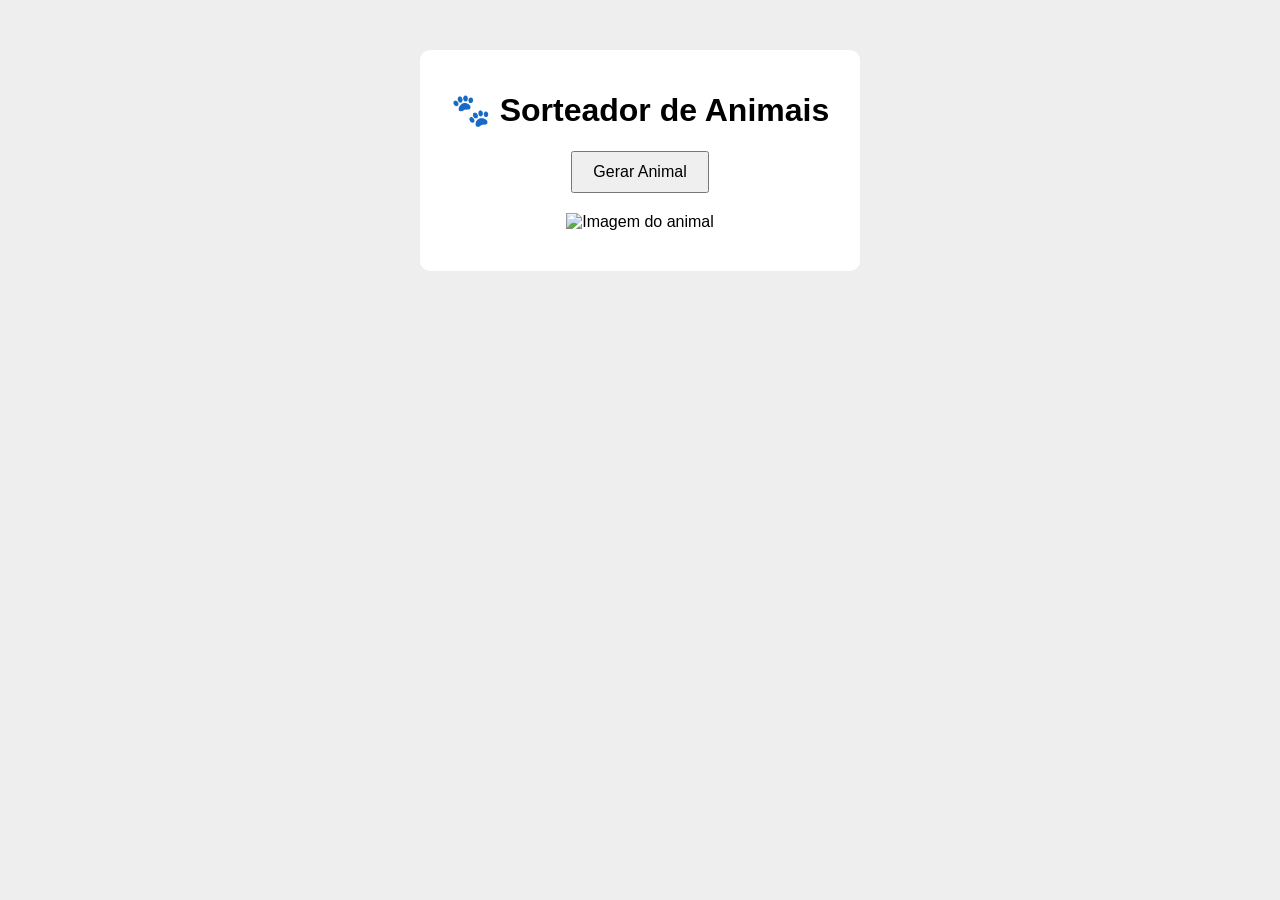
<file: animais_API/index.html>
<!DOCTYPE html>
<html lang="pt-BR">
<head>
    <meta charset="UTF-8">
    <meta name="viewport" content="width=device-width, initial-scale=1.0">
    <title>Sorteador de Animais</title>
    <link rel="stylesheet" href="style.css">
</head>

<body>

    <div class="container">

        <h1>🐾 Sorteador de Animais</h1>

        <button onclick="Animal()">
            Gerar Animal
        </button>

        <div class="tela">
            <img id="imagem" alt="Imagem do animal">

            <h2 id="nome"></h2>
        </div>

    </div>

    <script src="index.js"></script>

</body>
</html>
</file>
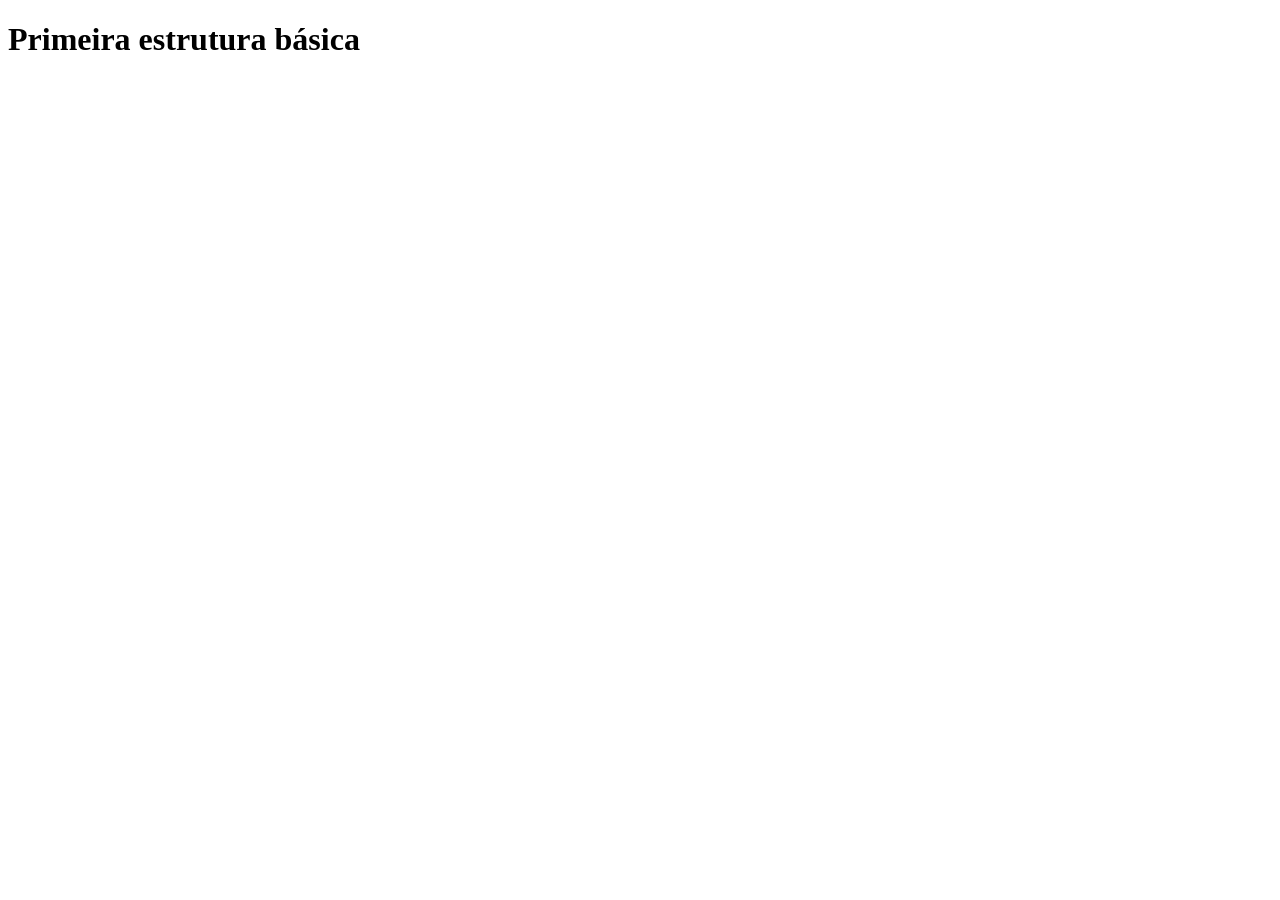
<file: aula 1/index.html>
<!DOCTYPE html>
<html lang="pt-br">
<head>
    <meta charset="UTF-8">
    <meta name="viewport" content="width=device-width, initial-scale=1.0">
    <title>JavaScript Básico: Estrutura Básica</title>
    <script src="script.js"></script>
</head>
<body>
    <h1>Primeira estrutura básica</h1>
</body>
</html>
</file>
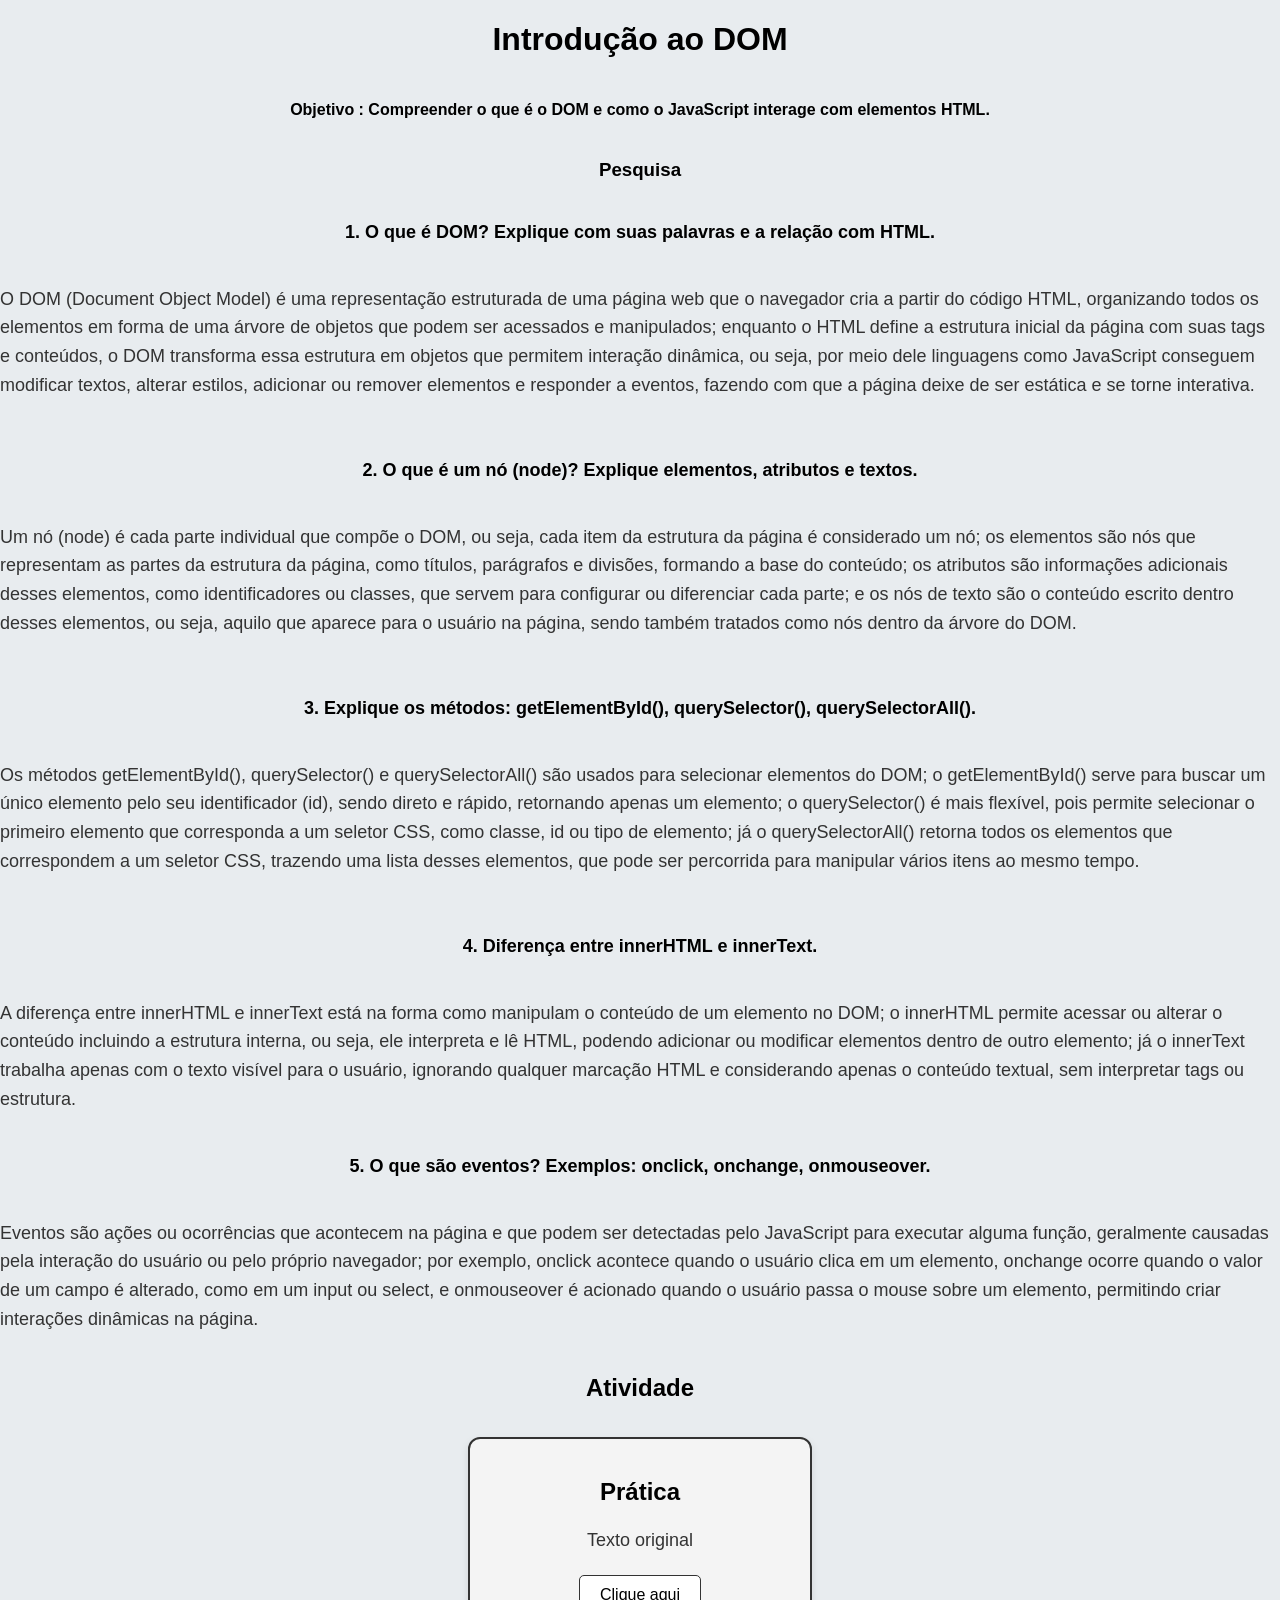
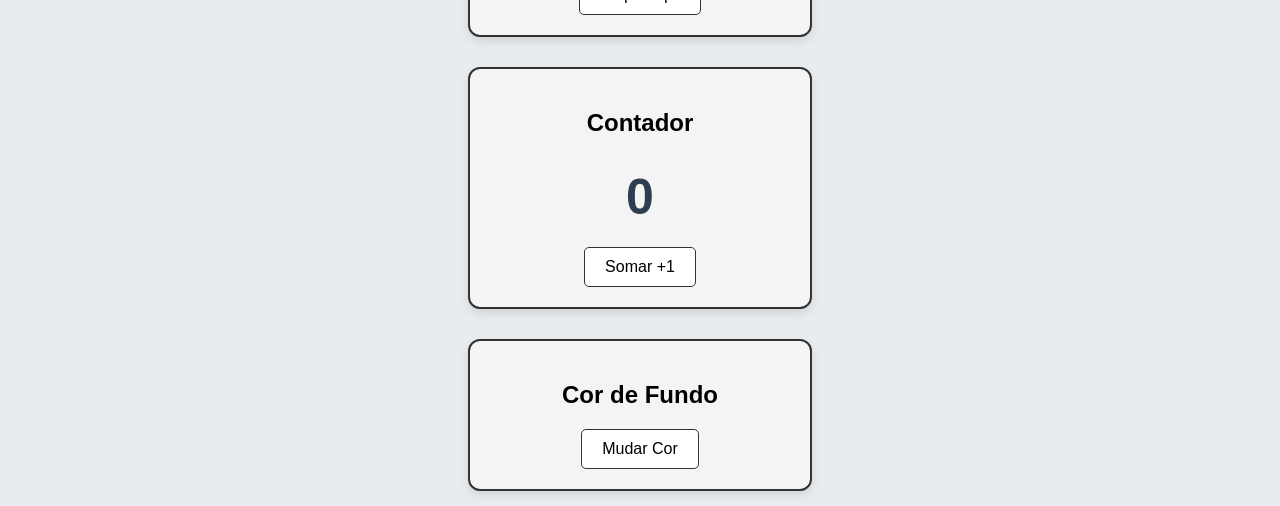
<file: Aula07/index.html>
<!DOCTYPE html>
<html lang="pt-br">
<head>
    <meta charset="UTF-8">
    <meta name="viewport" content="width=device-width, initial-scale=1.0">
    <title>Introdução ao DOM</title>
    <link rel="stylesheet" href="estilo.css">
</head>
<body>
    <h1>Introdução ao DOM</h1>
    <h4>Objetivo : Compreender o que é o DOM e como o JavaScript interage com elementos HTML.</h4>
    <h3>Pesquisa</h3>
    <p class="meu-texto">1. O que é DOM? Explique com suas palavras e a relação com HTML. </p>
    <p>O DOM (Document Object Model) é uma representação estruturada de uma página web que o navegador cria a partir do código HTML, organizando todos os elementos em forma de uma árvore de objetos que podem ser acessados e manipulados; enquanto o HTML define a estrutura inicial da página com suas tags e conteúdos, o DOM transforma essa estrutura em objetos que permitem interação dinâmica, ou seja, por meio dele linguagens como JavaScript conseguem modificar textos, alterar estilos, adicionar ou remover elementos e responder a eventos, fazendo com que a página deixe de ser estática e se torne interativa.
    </p>
    <br>
    <p class="meu-texto">2. O que é um nó (node)? Explique elementos, atributos e textos. </p>
    <p>Um nó (node) é cada parte individual que compõe o DOM, ou seja, cada item da estrutura da página é considerado um nó; os elementos são nós que representam as partes da estrutura da página, como títulos, parágrafos e divisões, formando a base do conteúdo; os atributos são informações adicionais desses elementos, como identificadores ou classes, que servem para configurar ou diferenciar cada parte; e os nós de texto são o conteúdo escrito dentro desses elementos, ou seja, aquilo que aparece para o usuário na página, sendo também tratados como nós dentro da árvore do DOM.
    </p>
    <br>
    <p class="meu-texto">3. Explique os métodos: getElementById(), querySelector(), querySelectorAll().</p>
    <p>Os métodos getElementById(), querySelector() e querySelectorAll() são usados para selecionar elementos do DOM; o getElementById() serve para buscar um único elemento pelo seu identificador (id), sendo direto e rápido, retornando apenas um elemento; o querySelector() é mais flexível, pois permite selecionar o primeiro elemento que corresponda a um seletor CSS, como classe, id ou tipo de elemento; já o querySelectorAll() retorna todos os elementos que correspondem a um seletor CSS, trazendo uma lista desses elementos, que pode ser percorrida para manipular vários itens ao mesmo tempo.
    </p>
    <br>
    <p class="meu-texto">4. Diferença entre innerHTML e innerText. </p>
    <p>A diferença entre innerHTML e innerText está na forma como manipulam o conteúdo de um elemento no DOM; o innerHTML permite acessar ou alterar o conteúdo incluindo a estrutura interna, ou seja, ele interpreta e lê HTML, podendo adicionar ou modificar elementos dentro de outro elemento; já o innerText trabalha apenas com o texto visível para o usuário, ignorando qualquer marcação HTML e considerando apenas o conteúdo textual, sem interpretar tags ou estrutura.
    </p>
    <p class="meu-texto">5. O que são eventos? Exemplos: onclick, onchange, onmouseover.   </p>
    <p>Eventos são ações ou ocorrências que acontecem na página e que podem ser detectadas pelo JavaScript para executar alguma função, geralmente causadas pela interação do usuário ou pelo próprio navegador; por exemplo, onclick acontece quando o usuário clica em um elemento, onchange ocorre quando o valor de um campo é alterado, como em um input ou select, e onmouseover é acionado quando o usuário passa o mouse sobre um elemento, permitindo criar interações dinâmicas na página.</p>
    <h2>Atividade</h2>
    <section id="pratica">
    <h2>Prática</h2>
    <p id="texto">Texto original</p>
    
    <button onclick="mudarTexto()">Clique aqui</button>

    <script>
        function mudarTexto() {
            document.getElementById("texto").innerText = "Texto alterado!";
        }
    </script>
    </section>

    <section>
        <h1>Contador</h1>
        <p id="numero">0</p>
        <button onclick="somar()">Somar +1</button>
    </section>
    
    <section>
        <h1>Cor de Fundo</h1>
        <button onclick="mudarCor()">Mudar Cor</button>
    </section>
    
    <script>
        let contagem = 0;
        function somar() {
            contagem = contagem + 1;
            document.getElementById("numero").innerText = contagem;
        }
    
        let cores = ["lightblue", "lightgreen", "pink", "yellow", "#e8ecef"];
        let posicao = 0;
    
        function mudarCor() {
            document.body.style.backgroundColor = cores[posicao];
            
            posicao = posicao + 1;
    
            if (posicao == cores.length) {
                posicao = 0;
            }
        }
    </script>
</body>
</html>
</file>
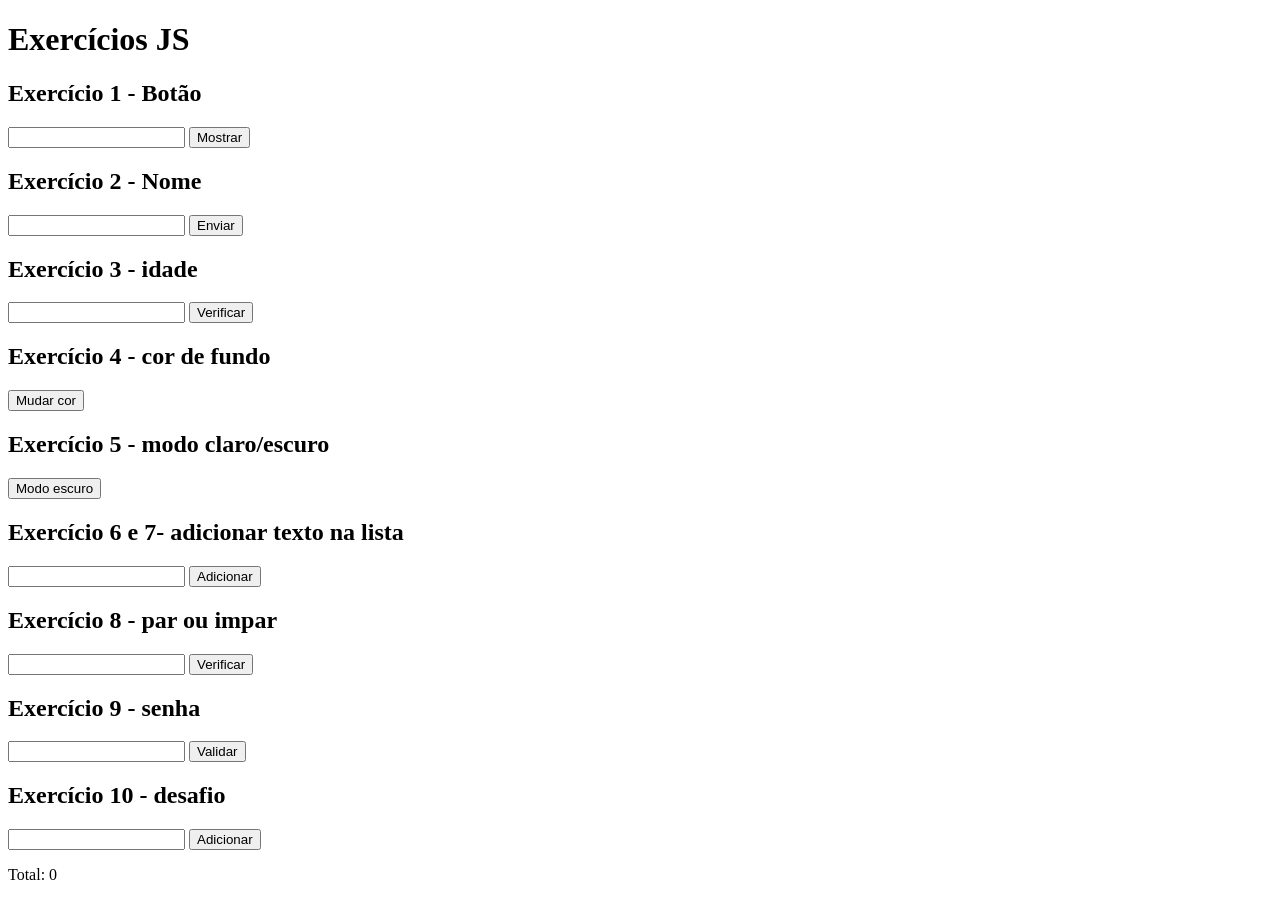
<file: exercicios_js/index.html>
<!DOCTYPE html>
<html lang="pt-br">

<head>
    <meta charset="UTF-8">
    <meta name="viewport" content="width=device-width, initial-scale=1.0">
    <title>Exercícios 27/04</title>
    <script src="index.js"></script>
</head>

<body>
    <!DOCTYPE html>
    <html lang="pt-br">

    <head>
        <meta charset="UTF-8">
        <title>Exercícios JS</title>
    </head>

    <body>
        <h1>Exercícios JS</h1>

        <h2>Exercício 1 - Botão</h2>
        <input id="input1">
        <button onclick="ex1()">Mostrar</button>
        <p id="p1"></p>

        <h2>Exercício 2 - Nome</h2>
        <input id="nome">
        <button onclick="ex2()">Enviar</button>
        <p id="p2"></p>

        <h2>Exercício 3 - idade</h2>
        <input id="idade">
        <button onclick="ex3()">Verificar</button>
        <p id="p3"></p>

        <h2>Exercício 4 - cor de fundo</h2>
        <button onclick="ex4()">Mudar cor</button>

        <h2>Exercício 5 - modo claro/escuro</h2>
        <button onclick="ex5()">Modo escuro</button>

        <h2>Exercício 6 e 7- adicionar texto na lista</h2>
        <input id="item">
        <button onclick="ex6()">Adicionar</button>
        <ul id="lista"></ul>

        <h2>Exercício 8 - par ou impar </h2>
        <input id="numero">
        <button onclick="ex8()">Verificar</button>
        <p id="p8"></p>

        <h2>Exercício 9 - senha</h2>
        <input id="senha">
        <button onclick="ex9()">Validar</button>
        <p id="p9"></p>

        <h2>Exercício 10 - desafio</h2>
        <input id="nomeCadastro">
        <button onclick="addNome()">Adicionar</button>
        <p id="contador">Total: 0</p>
        <ul id="listaCadastro"></ul>

    </body>

    </html>
</file>
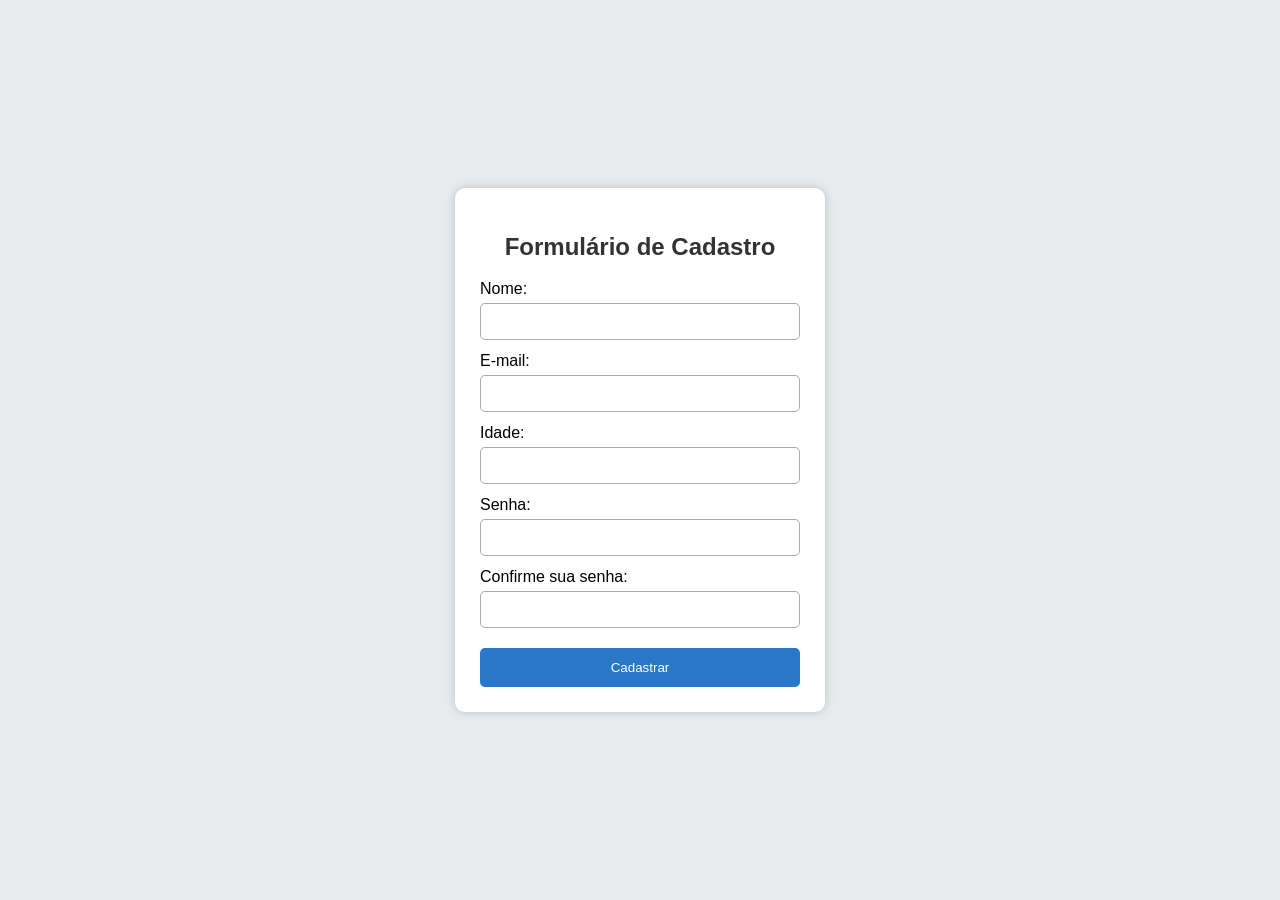
<file: formulario/index.html>
<!DOCTYPE html>
<html lang="pt-BR">
<head>
    <meta charset="UTF-8">
    <meta name="viewport" content="width=device-width, initial-scale=1.0">
    <title>Formulário de Cadastro</title>
    <link rel="stylesheet" href="style.css">
</head>
<body>

    <form id="formulario" novalidate>
        <h2>Formulário de Cadastro</h2>

        <label>Nome:</label>
        <input type="text" id="nome">

        <label>E-mail:</label>
        <input type="email" id="email">

        <label>Idade:</label>
        <input type="number" id="idade">

        <label>Senha:</label>
        <input type="password" id="senha">

        <label>Confirme sua senha:</label>
        <input type="password" id="confirmacao">

        <button type="submit">Cadastrar</button>
    </form>

    <script src="script.js"></script>
</body>
</html>
</file>
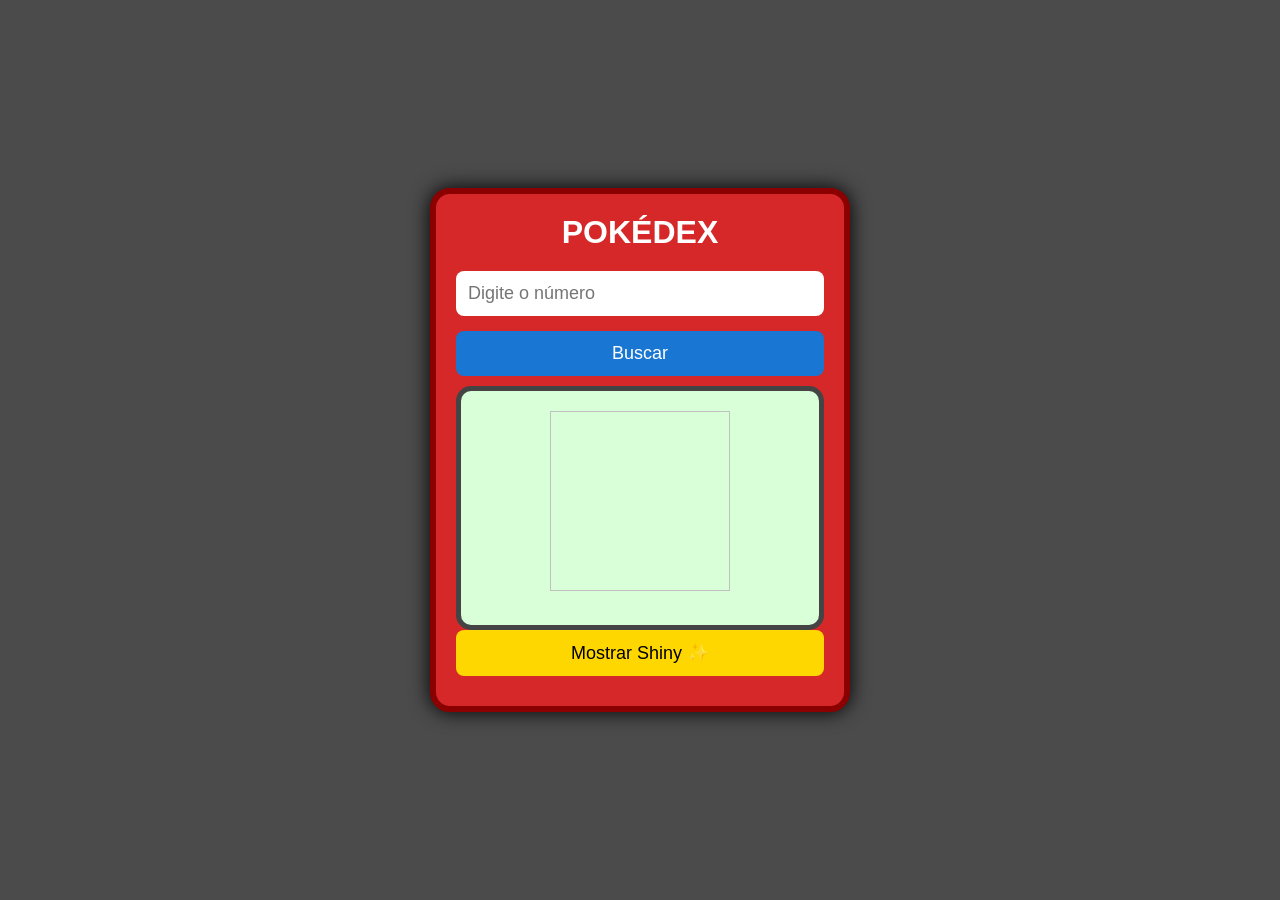
<file: pokemon/index.html>
<!DOCTYPE html>
<html lang="pt-BR">
<head>
    <meta charset="UTF-8">
    <meta name="viewport" content="width=device-width, initial-scale=1.0">
    <title>Pokédex</title>
    <link rel="stylesheet" href="style.css">
</head>
<body>

<div class="pokedex">

    <h1>POKÉDEX</h1>

    <input 
        type="number" 
        id="numero" 
        placeholder="Digite o número">

    <button onclick="callAPI()">
        Buscar
    </button>

    <div class="tela">
        <img id="imagem" alt="">
        <h2 id="nome"></h2>
        <p id="tipo"></p>
    </div>

    <button onclick="mostrarShiny()" class="shiny">
        Mostrar Shiny ✨
    </button>

</div>

<script src="index.js"></script>

</body>
</html>
</file>
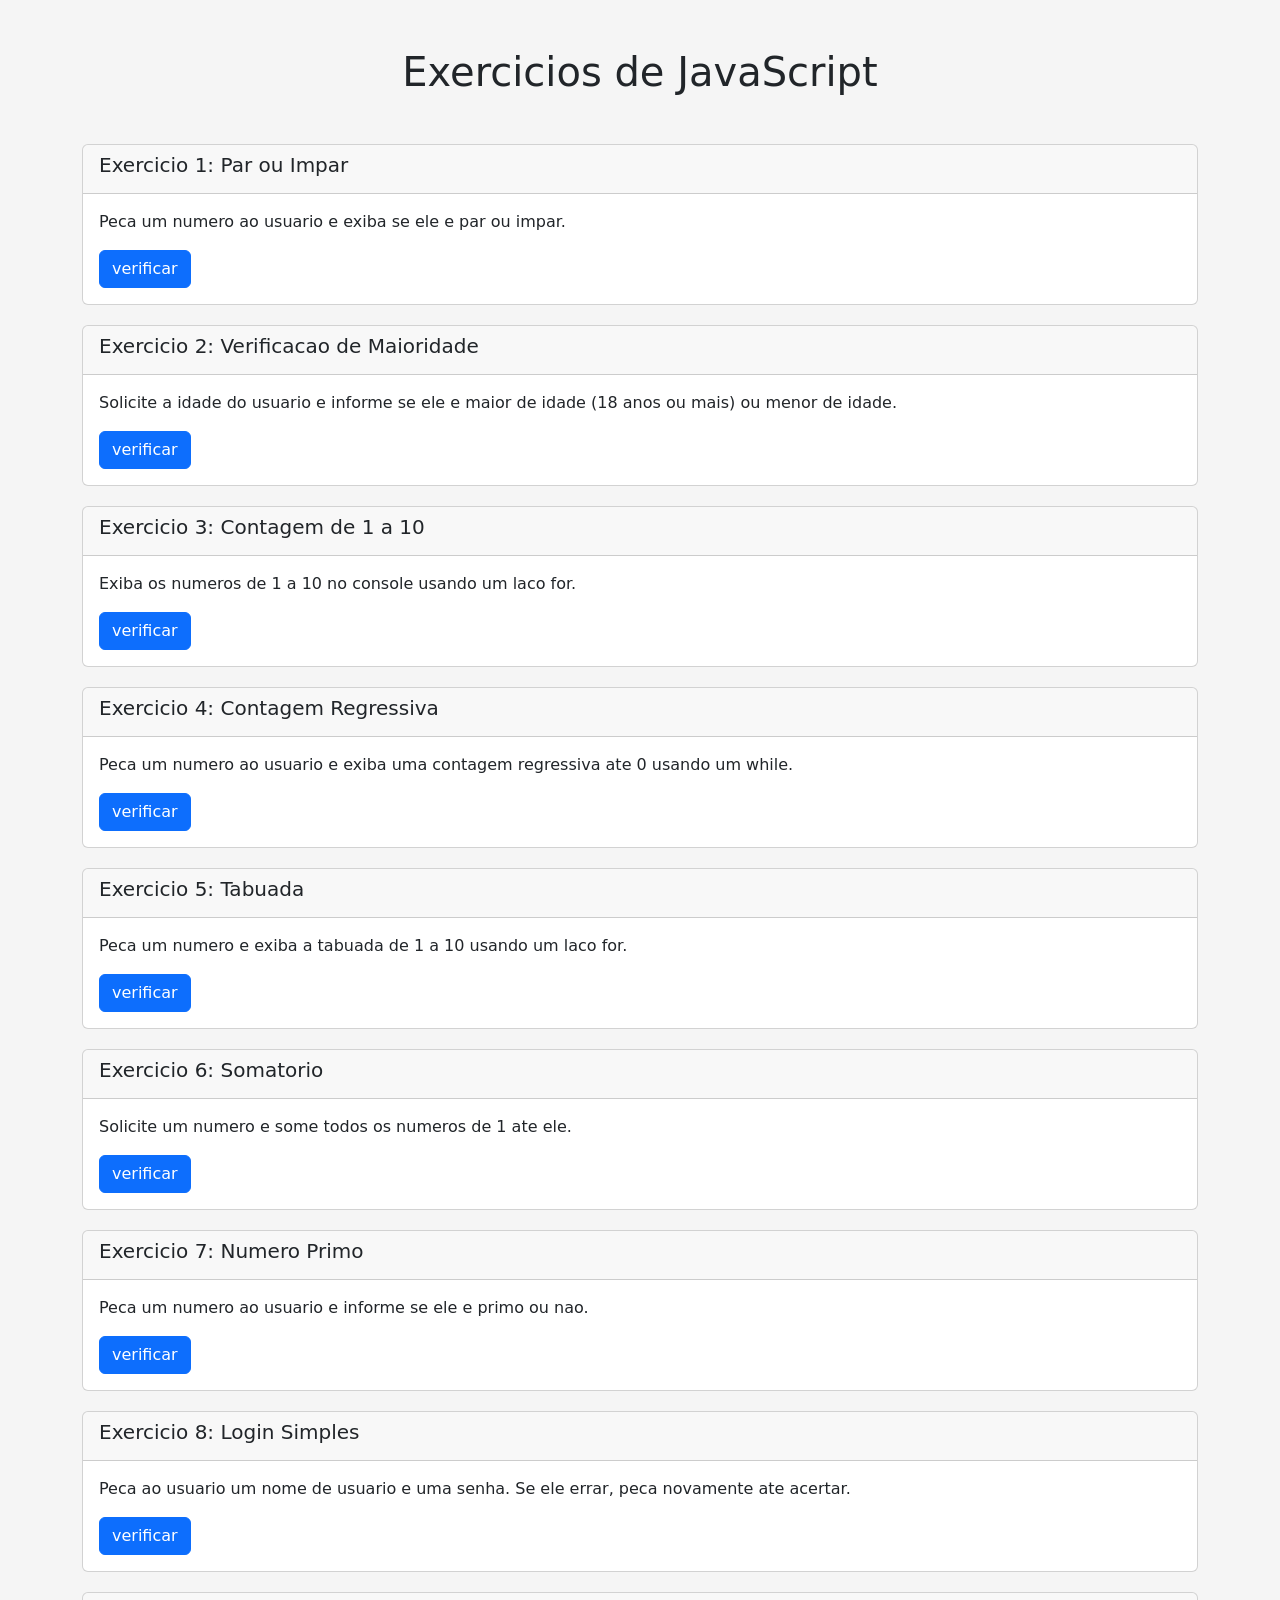
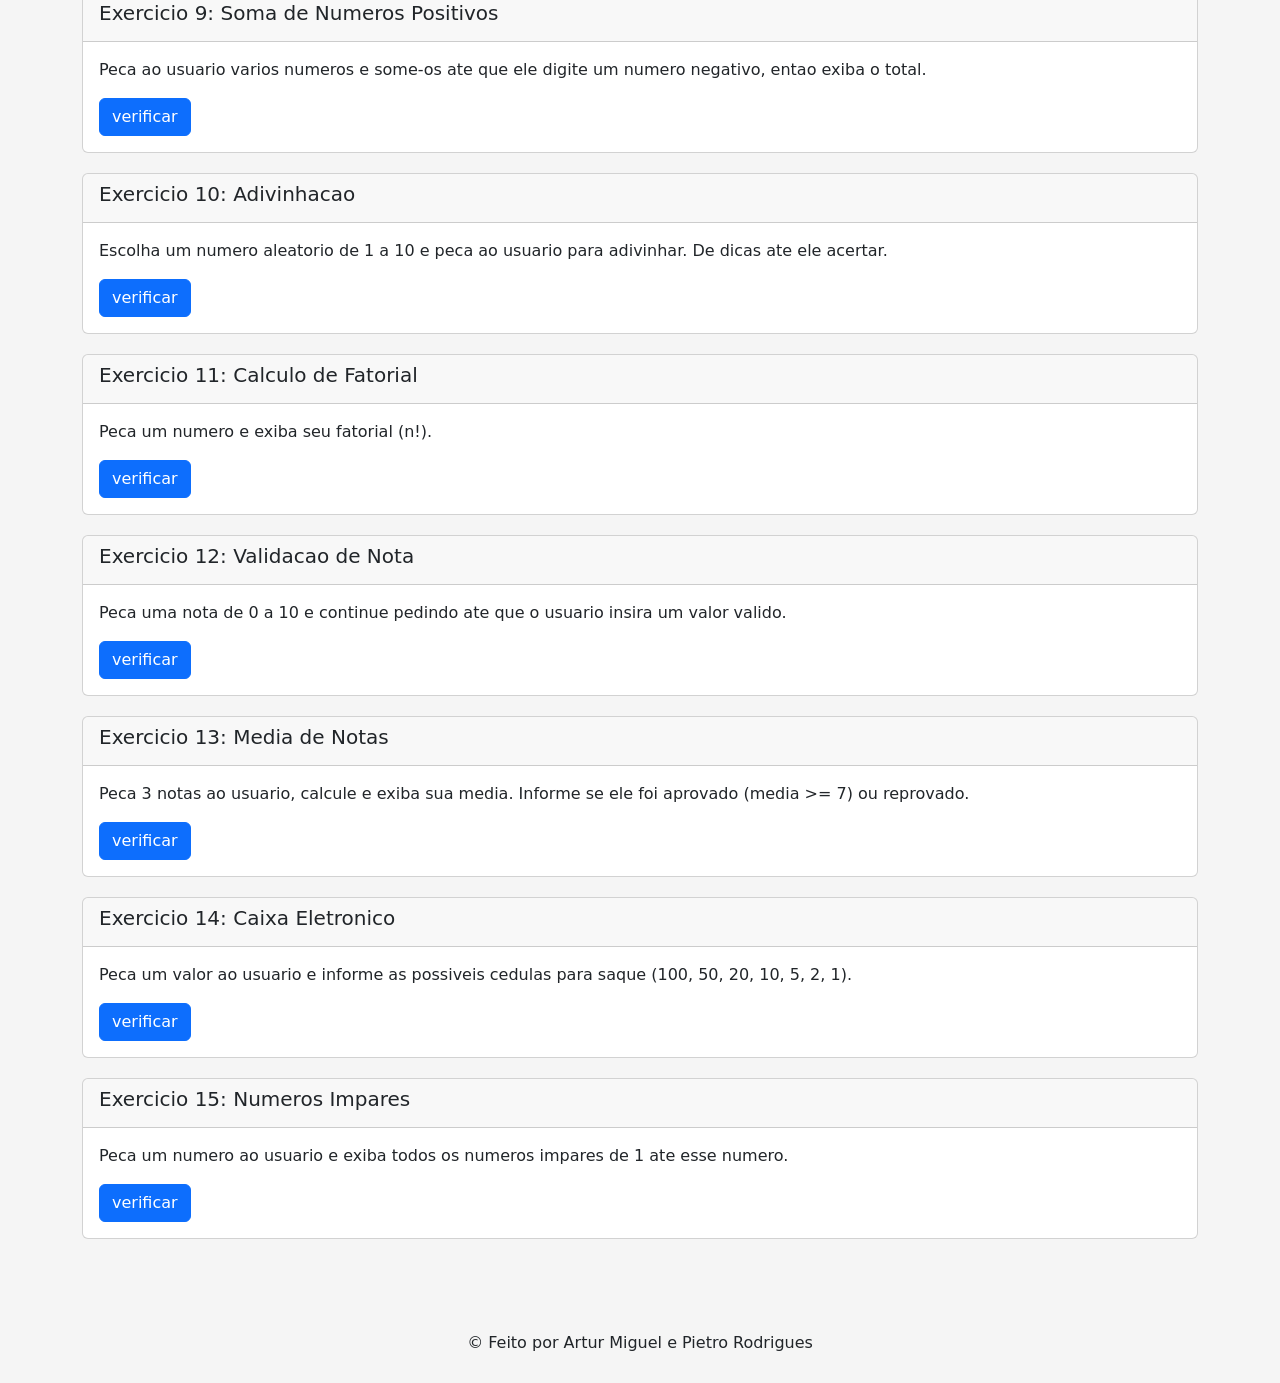
<file: site_funcoes/index.html>
<!DOCTYPE html>
<html lang="pt-BR">
<head>
    <meta charset="UTF-8">
    <meta name="viewport" content="width=device-width, initial-scale=1.0">
    <title>Exercícios JavaScript</title>
    <link href="bootstrap-5.3.8-dist/css/bootstrap.css" rel="stylesheet">
    <link href="estilo.css" rel="stylesheet">
</head>
<body>
    <div class="container py-5">
        <h1 class="text-center mb-5">Exercicios de JavaScript</h1>
        
        <!-- Exercicio 1: Par ou Impar -->
        <div class="card">
            <div class="card-header">
                <h5>Exercicio 1: Par ou Impar</h5>
            </div>
            <div class="card-body">
                <p>Peca um numero ao usuario e exiba se ele e par ou impar.</p>
                <button class="btn btn-primary" data-bs-toggle="collapse" data-bs-target="#codigo1">verificar</button>
                <div class="collapse mt-3" id="codigo1">
                    <pre id="pre1"></pre>
                    <div class="mt-3">
                        <input type="number" id="input1" class="form-control mb-2" placeholder="Digite um numero">
                        <button class="btn btn-success" onclick="executar1()">Executar</button>
                        <div class="resultado" id="resultado1"></div>
                    </div>
                </div>
            </div>
        </div>

        <!-- Exercicio 2: Verificacao de Maioridade -->
        <div class="card">
            <div class="card-header">
                <h5>Exercicio 2: Verificacao de Maioridade</h5>
            </div>
            <div class="card-body">
                <p>Solicite a idade do usuario e informe se ele e maior de idade (18 anos ou mais) ou menor de idade.</p>
                <button class="btn btn-primary" data-bs-toggle="collapse" data-bs-target="#codigo2">verificar</button>
                <div class="collapse mt-3" id="codigo2">
                    <pre id="pre2"></pre>
                    <div class="mt-3">
                        <input type="number" id="input2" class="form-control mb-2" placeholder="Digite sua idade">
                        <button class="btn btn-success" onclick="executar2()">Executar</button>
                        <div class="resultado" id="resultado2"></div>
                    </div>
                </div>
            </div>
        </div>

        <!-- Exercicio 3: Contagem de 1 a 10 -->
        <div class="card">
            <div class="card-header">
                <h5>Exercicio 3: Contagem de 1 a 10</h5>
            </div>
            <div class="card-body">
                <p>Exiba os numeros de 1 a 10 no console usando um laco for.</p>
                <button class="btn btn-primary" data-bs-toggle="collapse" data-bs-target="#codigo3">verificar</button>
                <div class="collapse mt-3" id="codigo3">
                    <pre id="pre3"></pre>
                    <div class="mt-3">
                        <button class="btn btn-success" onclick="executar3()">Executar</button>
                        <div class="resultado" id="resultado3"></div>
                    </div>
                </div>
            </div>
        </div>

        <!-- Exercicio 4: Contagem Regressiva -->
        <div class="card">
            <div class="card-header">
                <h5>Exercicio 4: Contagem Regressiva</h5>
            </div>
            <div class="card-body">
                <p>Peca um numero ao usuario e exiba uma contagem regressiva ate 0 usando um while.</p>
                <button class="btn btn-primary" data-bs-toggle="collapse" data-bs-target="#codigo4">verificar</button>
                <div class="collapse mt-3" id="codigo4">
                    <pre id="pre4"></pre>
                    <div class="mt-3">
                        <input type="number" id="input4" class="form-control mb-2" placeholder="Digite um numero">
                        <button class="btn btn-success" onclick="executar4()">Executar</button>
                        <div class="resultado" id="resultado4"></div>
                    </div>
                </div>
            </div>
        </div>

        <!-- Exercicio 5: Tabuada -->
        <div class="card">
            <div class="card-header">
                <h5>Exercicio 5: Tabuada</h5>
            </div>
            <div class="card-body">
                <p>Peca um numero e exiba a tabuada de 1 a 10 usando um laco for.</p>
                <button class="btn btn-primary" data-bs-toggle="collapse" data-bs-target="#codigo5">verificar</button>
                <div class="collapse mt-3" id="codigo5">
                    <pre id="pre5"></pre>
                    <div class="mt-3">
                        <input type="number" id="input5" class="form-control mb-2" placeholder="Digite um numero">
                        <button class="btn btn-success" onclick="executar5()">Executar</button>
                        <div class="resultado" id="resultado5" style="white-space: pre-line;"></div>
                    </div>
                </div>
            </div>
        </div>

        <!-- Exercicio 6: Somatorio -->
        <div class="card">
            <div class="card-header">
                <h5>Exercicio 6: Somatorio</h5>
            </div>
            <div class="card-body">
                <p>Solicite um numero e some todos os numeros de 1 ate ele.</p>
                <button class="btn btn-primary" data-bs-toggle="collapse" data-bs-target="#codigo6">verificar</button>
                <div class="collapse mt-3" id="codigo6">
                    <pre id="pre6"></pre>
                    <div class="mt-3">
                        <input type="number" id="input6" class="form-control mb-2" placeholder="Digite um numero">
                        <button class="btn btn-success" onclick="executar6()">Executar</button>
                        <div class="resultado" id="resultado6"></div>
                    </div>
                </div>
            </div>
        </div>

        <!-- Exercicio 7: Numero Primo -->
        <div class="card">
            <div class="card-header">
                <h5>Exercicio 7: Numero Primo</h5>
            </div>
            <div class="card-body">
                <p>Peca um numero ao usuario e informe se ele e primo ou nao.</p>
                <button class="btn btn-primary" data-bs-toggle="collapse" data-bs-target="#codigo7">verificar</button>
                <div class="collapse mt-3" id="codigo7">
                    <pre id="pre7"></pre>
                    <div class="mt-3">
                        <input type="number" id="input7" class="form-control mb-2" placeholder="Digite um numero">
                        <button class="btn btn-success" onclick="executar7()">Executar</button>
                        <div class="resultado" id="resultado7"></div>
                    </div>
                </div>
            </div>
        </div>

        <!-- Exercicio 8: Login Simples -->
        <div class="card">
            <div class="card-header">
                <h5>Exercicio 8: Login Simples</h5>
            </div>
            <div class="card-body">
                <p>Peca ao usuario um nome de usuario e uma senha. Se ele errar, peca novamente ate acertar.</p>
                <button class="btn btn-primary" data-bs-toggle="collapse" data-bs-target="#codigo8">verificar</button>
                <div class="collapse mt-3" id="codigo8">
                    <pre id="pre8"></pre>
                    <div class="mt-3">
                        <input type="text" id="input8a" class="form-control mb-2" placeholder="Digite o usuario">
                        <input type="password" id="input8b" class="form-control mb-2" placeholder="Digite a senha">
                        <button class="btn btn-success" onclick="executar8()">Executar</button>
                        <div class="resultado" id="resultado8"></div>
                    </div>
                </div>
            </div>
        </div>

        <!-- Exercicio 9: Soma de Numeros Positivos -->
        <div class="card">
            <div class="card-header">
                <h5>Exercicio 9: Soma de Numeros Positivos</h5>
            </div>
            <div class="card-body">
                <p>Peca ao usuario varios numeros e some-os ate que ele digite um numero negativo, entao exiba o total.</p>
                <button class="btn btn-primary" data-bs-toggle="collapse" data-bs-target="#codigo9">verificar</button>
                <div class="collapse mt-3" id="codigo9">
                    <pre id="pre9"></pre>
                    <div class="mt-3">
                        <button class="btn btn-success" onclick="executar9()">Executar</button>
                        <div class="resultado" id="resultado9"></div>
                    </div>
                </div>
            </div>
        </div>

        <!-- Exercicio 10: Adivinhacao -->
        <div class="card">
            <div class="card-header">
                <h5>Exercicio 10: Adivinhacao</h5>
            </div>
            <div class="card-body">
                <p>Escolha um numero aleatorio de 1 a 10 e peca ao usuario para adivinhar. De dicas ate ele acertar.</p>
                <button class="btn btn-primary" data-bs-toggle="collapse" data-bs-target="#codigo10">verificar</button>
                <div class="collapse mt-3" id="codigo10">
                    <pre id="pre10"></pre>
                    <div class="mt-3">
                        <input type="number" id="input10" class="form-control mb-2" placeholder="Digite seu palpite (1 a 10)">
                        <button class="btn btn-success" onclick="executar10()">Executar</button>
                        <button class="btn btn-warning" onclick="novoJogo()">Novo Jogo</button>
                        <div class="resultado" id="resultado10"></div>
                    </div>
                </div>
            </div>
        </div>

        <!-- Exercicio 11: Calculo de Fatorial -->
        <div class="card">
            <div class="card-header">
                <h5>Exercicio 11: Calculo de Fatorial</h5>
            </div>
            <div class="card-body">
                <p>Peca um numero e exiba seu fatorial (n!).</p>
                <button class="btn btn-primary" data-bs-toggle="collapse" data-bs-target="#codigo11">verificar</button>
                <div class="collapse mt-3" id="codigo11">
                    <pre id="pre11"></pre>
                    <div class="mt-3">
                        <input type="number" id="input11" class="form-control mb-2" placeholder="Digite um numero">
                        <button class="btn btn-success" onclick="executar11()">Executar</button>
                        <div class="resultado" id="resultado11"></div>
                    </div>
                </div>
            </div>
        </div>

        <!-- Exercicio 12: Validacao de Nota -->
        <div class="card">
            <div class="card-header">
                <h5>Exercicio 12: Validacao de Nota</h5>
            </div>
            <div class="card-body">
                <p>Peca uma nota de 0 a 10 e continue pedindo ate que o usuario insira um valor valido.</p>
                <button class="btn btn-primary" data-bs-toggle="collapse" data-bs-target="#codigo12">verificar</button>
                <div class="collapse mt-3" id="codigo12">
                    <pre id="pre12"></pre>
                    <div class="mt-3">
                        <input type="number" id="input12" class="form-control mb-2" placeholder="Digite uma nota (0 a 10)">
                        <button class="btn btn-success" onclick="executar12()">Executar</button>
                        <div class="resultado" id="resultado12"></div>
                    </div>
                </div>
            </div>
        </div>

        <!-- Exercicio 13: Media de Notas -->
        <div class="card">
            <div class="card-header">
                <h5>Exercicio 13: Media de Notas</h5>
            </div>
            <div class="card-body">
                <p>Peca 3 notas ao usuario, calcule e exiba sua media. Informe se ele foi aprovado (media >= 7) ou reprovado.</p>
                <button class="btn btn-primary" data-bs-toggle="collapse" data-bs-target="#codigo13">verificar</button>
                <div class="collapse mt-3" id="codigo13">
                    <pre id="pre13"></pre>
                    <div class="mt-3">
                        <input type="number" id="input13a" class="form-control mb-2" placeholder="Nota 1">
                        <input type="number" id="input13b" class="form-control mb-2" placeholder="Nota 2">
                        <input type="number" id="input13c" class="form-control mb-2" placeholder="Nota 3">
                        <button class="btn btn-success" onclick="executar13()">Executar</button>
                        <div class="resultado" id="resultado13" style="white-space: pre-line;"></div>
                    </div>
                </div>
            </div>
        </div>

        <!-- Exercicio 14: Caixa Eletronico -->
        <div class="card">
            <div class="card-header">
                <h5>Exercicio 14: Caixa Eletronico</h5>
            </div>
            <div class="card-body">
                <p>Peca um valor ao usuario e informe as possiveis cedulas para saque (100, 50, 20, 10, 5, 2, 1).</p>
                <button class="btn btn-primary" data-bs-toggle="collapse" data-bs-target="#codigo14">verificar</button>
                <div class="collapse mt-3" id="codigo14">
                    <pre id="pre14"></pre>
                    <div class="mt-3">
                        <input type="number" id="input14" class="form-control mb-2" placeholder="Digite o valor para saque">
                        <button class="btn btn-success" onclick="executar14()">Executar</button>
                        <div class="resultado" id="resultado14" style="white-space: pre-line;"></div>
                    </div>
                </div>
            </div>
        </div>

        <!-- Exercicio 15: Numeros Impares -->
        <div class="card">
            <div class="card-header">
                <h5>Exercicio 15: Numeros Impares</h5>
            </div>
            <div class="card-body">
                <p>Peca um numero ao usuario e exiba todos os numeros impares de 1 ate esse numero.</p>
                <button class="btn btn-primary" data-bs-toggle="collapse" data-bs-target="#codigo15">verificar</button>
                <div class="collapse mt-3" id="codigo15">
                    <pre id="pre15"></pre>
                    <div class="mt-3">
                        <input type="number" id="input15" class="form-control mb-2" placeholder="Digite um numero">
                        <button class="btn btn-success" onclick="executar15()">Executar</button>
                        <div class="resultado" id="resultado15"></div>
                    </div>
                </div>
            </div>
        </div>

    </div>

    <footer class="py-4">
        <div class="container">
            <div class="row">
                <div class="col-12 text-center">
                    <p class="mb-1">&copy; Feito por Artur Miguel e Pietro Rodrigues</p>
                </div>
            </div>
        </div>
    </footer>

    <script src="bootstrap-5.3.8-dist/js/bootstrap.bundle.js"></script>
    <script src="exercicios.js"></script>
</body>
</html>
</file>
<file: animais_API/style.css>
body {
    font-family: Arial, sans-serif;
    text-align: center;
    background-color: #eeeeee;
}

.container {
    width: 400px;
    margin: 50px auto;
    padding: 20px;
    background-color: white;
    border-radius: 10px;
}

button {
    padding: 10px 20px;
    font-size: 16px;
    cursor: pointer;
}

.tela {
    margin-top: 20px;
}

img {
    width: 300px;
    height: 300px;
    object-fit: contain;
}

h2 {
    text-transform: capitalize;
}
</file>
<file: Aula07/estilo.css>
body {
    display: flex;
    flex-direction: column;
    align-items: center;
    justify-content: center;
    min-height: 100vh;
    margin: 0;
    font-family: Arial, sans-serif;
    background-color: #e8ecef;
}

h1, h3, h4, h2 {
    text-align: center;
}

section {
    background-color: #f4f4f4;
    padding: 20px;
    margin: 15px auto;
    width: 300px;
    border-radius: 12px;
    text-align: center;
    border: 2px solid #333;
    box-shadow: 0 4px 8px rgba(0,0,0,0.1);
}

p {
    color: #333;
    font-size: 18px;
    line-height: 1.6;
    margin-bottom: 20px;
}

.meu-texto {
    color: black;
    font-weight: bold;
}

#numero {
    font-size: 50px;
    font-weight: bold;
    color: #2c3e50;
    margin: 10px 0;
}

button {
    padding: 10px 20px;
    font-size: 16px;
    cursor: pointer;
    background-color: #fff;
    border: 1px solid #333;
    border-radius: 5px;
    transition: 0.2s;
}

button:hover {
    background-color: #ddd;
}
</file>
<file: formulario/style.css>
body {
    font-family: Arial, sans-serif;
    background-color: #e9ecef;
    display: flex;
    justify-content: center;
    align-items: center;
    min-height: 100vh;
    margin: 0;
}

form {
    background-color: white;
    padding: 25px;
    border-radius: 10px;
    width: 320px;
    box-shadow: 0 0 10px #bcbcbc;
}

h2 {
    text-align: center;
    color: #333;
}

label {
    display: block;
    margin-top: 12px;
}

input {
    width: 100%;
    padding: 10px;
    margin-top: 5px;
    border: 1px solid #aaa;
    border-radius: 5px;
    box-sizing: border-box;
}

button {
    width: 100%;
    padding: 12px;
    margin-top: 20px;
    background-color: #2878c7;
    color: white;
    border: none;
    border-radius: 5px;
    cursor: pointer;
}

button:hover {
    background-color: #195b9c;
}
</file>
<file: pokemon/style.css>
* {
    margin: 0;
    padding: 0;
    box-sizing: border-box;
    font-family: Arial, Helvetica, sans-serif;
}

body {
    background: #4b4b4b;
    display: flex;
    justify-content: center;
    align-items: center;
    height: 100vh;
}

.pokedex {
    width: 420px;
    background: #d62828;
    border: 6px solid #8b0000;
    border-radius: 20px;
    padding: 20px;
    box-shadow: 0px 0px 20px black;
}

.pokedex h1 {
    text-align: center;
    color: white;
    margin-bottom: 20px;
}

input {
    width: 100%;
    padding: 12px;
    font-size: 18px;
    border: none;
    border-radius: 8px;
    margin-bottom: 15px;
}

button {
    width: 100%;
    padding: 12px;
    margin-bottom: 10px;
    border: none;
    border-radius: 8px;
    background: #1976d2;
    color: white;
    font-size: 18px;
    cursor: pointer;
}

button:hover {
    background: #0d47a1;
}

.tela {
    background: #d8ffd8;
    border: 5px solid #444;
    border-radius: 15px;
    padding: 20px;
    text-align: center;
}

.tela img {
    width: 180px;
    height: 180px;
}

.tela h2 {
    margin-top: 10px;
    color: #222;
    text-transform: capitalize;
}

.tela p {
    margin-top: 10px;
    font-size: 20px;
    color: #333;
    text-transform: capitalize;
}

.shiny {
    background: #ffd700;
    color: black;
}

.shiny:hover {
    background: #ffea00;
}
</file>
<file: site_funcoes/estilo.css>
* {
  margin: 0;
  padding: 0;
  box-sizing: border-box;
}

body {
    background-color: #f5f5f5;
}

.card {
    margin-bottom: 20px;
}

pre {
    background-color: #2d2d2d;
    color: #f8f8f2;
    padding: 15px;
    border-radius: 5px;
    overflow-x: auto;
}

.resultado {
    background-color: #e9ecef;
    padding: 10px;
    border-radius: 5px;
    margin-top: 10px;
    min-height: 40px;
}
</file>
